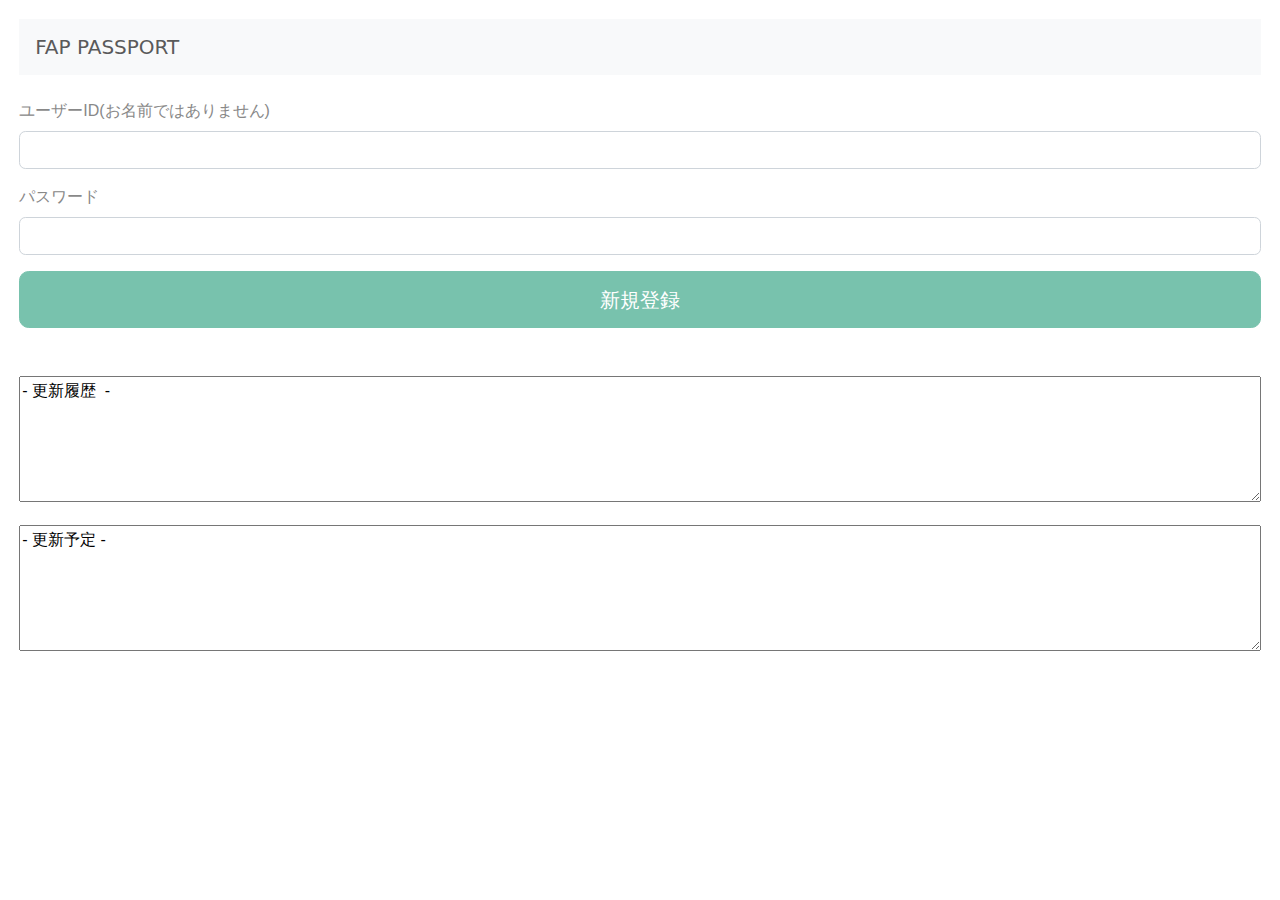
<file: index.html>
<!DOCTYPE html>
<html xmlns="http://www.w3.org/1999/xhtml">

<head>
    <meta name="apple-mobile-web-app-capable" content="yes">
    <meta name="apple-mobile-web-app-status-bar-style" content="white">
    <meta name="apple-mobile-web-app-title" content="FAP Passport">
    <link rel="apple-touch-icon" href="/revealweb-144.png" sizes="144x144">
    <meta charset="utf-8">
    <meta name="viewport" content="width=device-width,initial-scale=1.0" />
    <link rel="manifest" type="text/css" href="manifest.json" />
    <link rel="stylesheet" type="text/css" href="bootstrap.min.css" />
    <link rel="stylesheet" type="text/css" href="custom.css" />
    <title>FAP Passport</title>
    <script src="jquery-2.2.4.min.js"></script>
    <script src="javaScript/indexedDB.js"></script>
    <script src="javaScript/login.js"></script>
    <script>
        console.log('loading serviceworker');
        if ('serviceWorker' in navigator) {
            navigator.serviceWorker.register("./serviceworker.js");
        }
    </script>
</head>

<body>
    <nav class="navbar navbar-expand-lg navbar-light bg-light">
        <a class="navbar-brand" href="#">FAP PASSPORT</a>
    </nav>
    <br />
    <div class="form-group">
        <label for="InputUserID">ユーザーID(お名前ではありません)</label>
        <input type="text" id="txtUserID" class="form-control">
    </div>
    <div class="form-group">
        <label for="InputUserPass">パスワード</label>
        <input type="text" id="txtPass" class="form-control">
    </div>
    <button id="signin" class="btn btn-primary btn-lg btn-block" onclick="clickLoginButton()">ログイン</button>
    <button id="signup" class="btn btn-primary btn-lg btn-block"
        onclick="location.href='./HTML/newlogin.html'">新規登録</button>
    <br>
    <br>
    <div>
        <p>
            <textarea rows="5" style="width:100%">- 更新履歴  - </textarea>
        </p>
        <p>
            <textarea rows="5" style="width:100%">- 更新予定 - </textarea>
        </p>
    </div>
    <br>
</body>

</html>
</file>
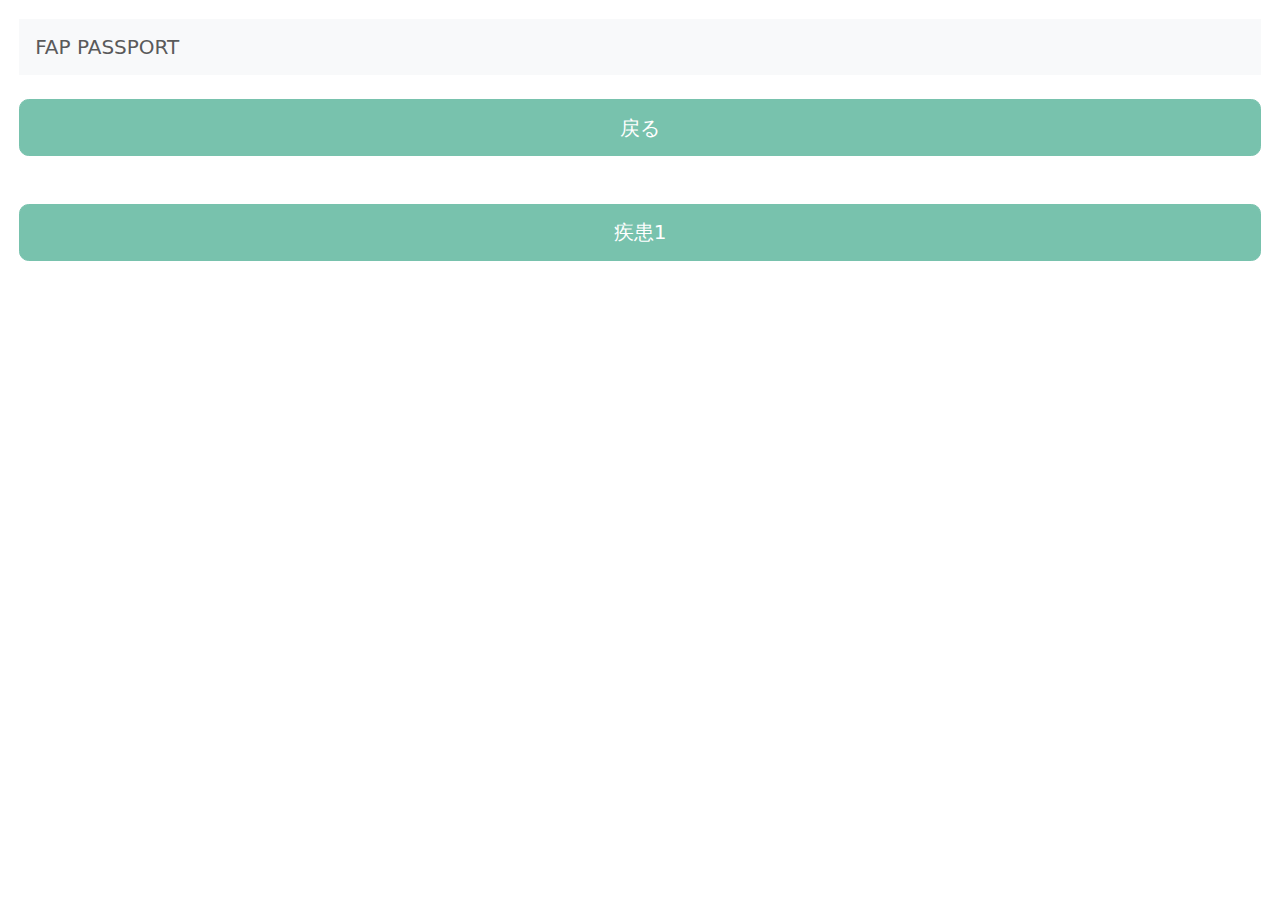
<file: clinic/clinicalData.html>
<!DOCTYPE html>
<html xmlns="http://www.w3.org/1999/xhtml">

<head>
    <meta charset="utf-8">
    <meta name="viewport" content="width=device-width,initial-scale=1.0" />
    <link rel="stylesheet" type="text/css" href="../bootstrap.min.css" />
    <link rel="stylesheet" type="text/css" href="../custom.css" />
    <title>FAP Passport</title>
</head>

<body>
    <nav class="navbar navbar-expand-lg navbar-light bg-light">
        <a class="navbar-brand" href="../HTML/menu.html">FAP PASSPORT</a>
    </nav>
    <br />
    <button class="btn btn-primary btn-lg btn-block" onclick="location.href='../HTML/menu.html'">戻る</button>
    <br />
    <br />

    <div class="clinicalData">
        <button id="clinic1" class="btn btn-primary btn-lg btn-block"
            onclick="location.href='clinic1.html'">疾患1</button>
    </div>
</body>

</html>
</file>
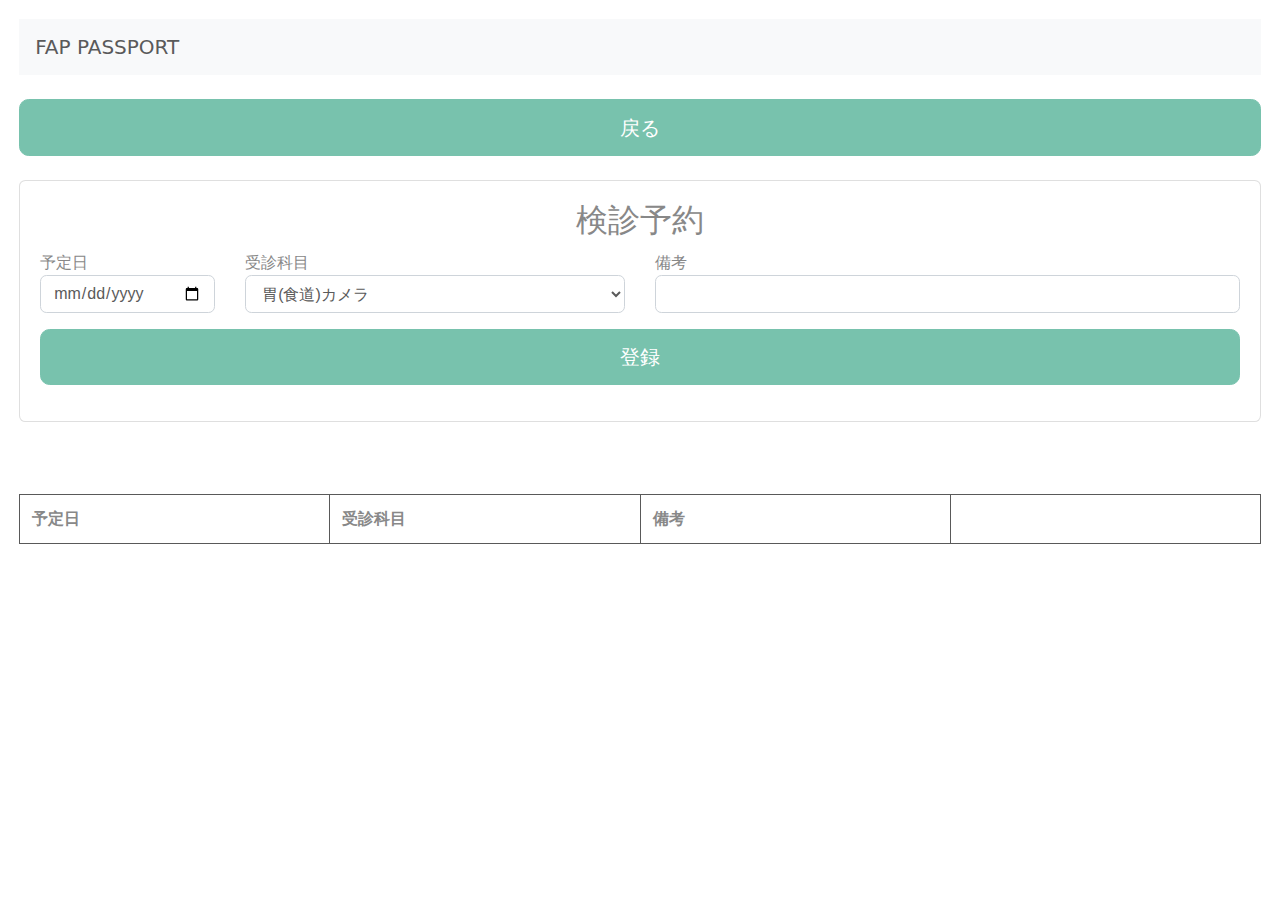
<file: HTML/appointment.html>
<!DOCTYPE html>
<html xmlns="http://www.w3.org/1999/xhtml">

<head>
    <meta charset="utf-8">
    <meta name="viewport" content="width=device-width,initial-scale=1.0" />
    <link rel="stylesheet" type="text/css" href="../bootstrap.min.css" />
    <link rel="stylesheet" type="text/css" href="../custom.css" />
    <title>FAP Passport</title>
    <script src="../jquery-2.2.4.min.js"></script>
    <script src="../javaScript/indexedDB.js"></script>
    <script src="../javaScript/appointment.js"></script>
    <script src="../javaScript/checkAppointment.js"></script>
</head>

<body>
    <nav class="navbar navbar-expand-lg navbar-light bg-light">
        <a class="navbar-brand" href="menu.html">FAP PASSPORT</a>
    </nav>
    <br />
    <button class="btn btn-primary btn-lg btn-block" onclick="location.href='menu.html'">戻る</button>
    <br>
    <div class="card">
        <div class="card-body">
            <h2 class="card-title" style="text-align: center">検診予約</h2>
            <div class="row">
                <div class="form-group col-lg-2">
                    予定日
                    <input type="date" id="txtDate" class="form-control" />
                </div>
                <div class="form-group col-lg-4" id="RblExamination">
                    受診科目
                    <select id="Examination" class="form-control" name="type">
                        <option id="RblExamination1" value="胃(食道)カメラ">胃(食道)カメラ</option>
                        <option id="RblExamination2" value="大腸カメラ">大腸カメラ</option>
                        <option id="RblExamination3" value="腹部エコー">腹部エコー</option>
                        <option id="RblExamination4" value="腹部CT">腹部CT</option>
                        <option id="RblExamination5" value="マンモグラフィー">マンモグラフィー</option>
                        <option id="RblExamination6" value="腎エコー">腎エコー</option>
                        <option id="RblExamination7" value="その他">その他</option>
                    </select>
                </div>
                <div class="form-group col-lg-6">
                    備考
                    <input type="text" id="txtdetail" class="form-control" />
                </div>
            </div>
            <div class="row">
                <div class="form-group col-lg-12" id="btn_update">
                    <button class="btn btn-primary btn-lg btn-block" id="submit"
                        onclick="appointmentRegistration()">登録</button>
                </div>
            </div>
        </div>
    </div>
    <br />

    <form>
        <br />
        <br />
        <div class="table_center">
            <table id="Table1" class="table table-hover">
                <tr>
                    <th>予定日</th>
                    <th>受診科目</th>
                    <th>備考</th>
                    <th></th>
                </tr>
            </table>
        </div>
    </form>
</body>

</html>
</file>
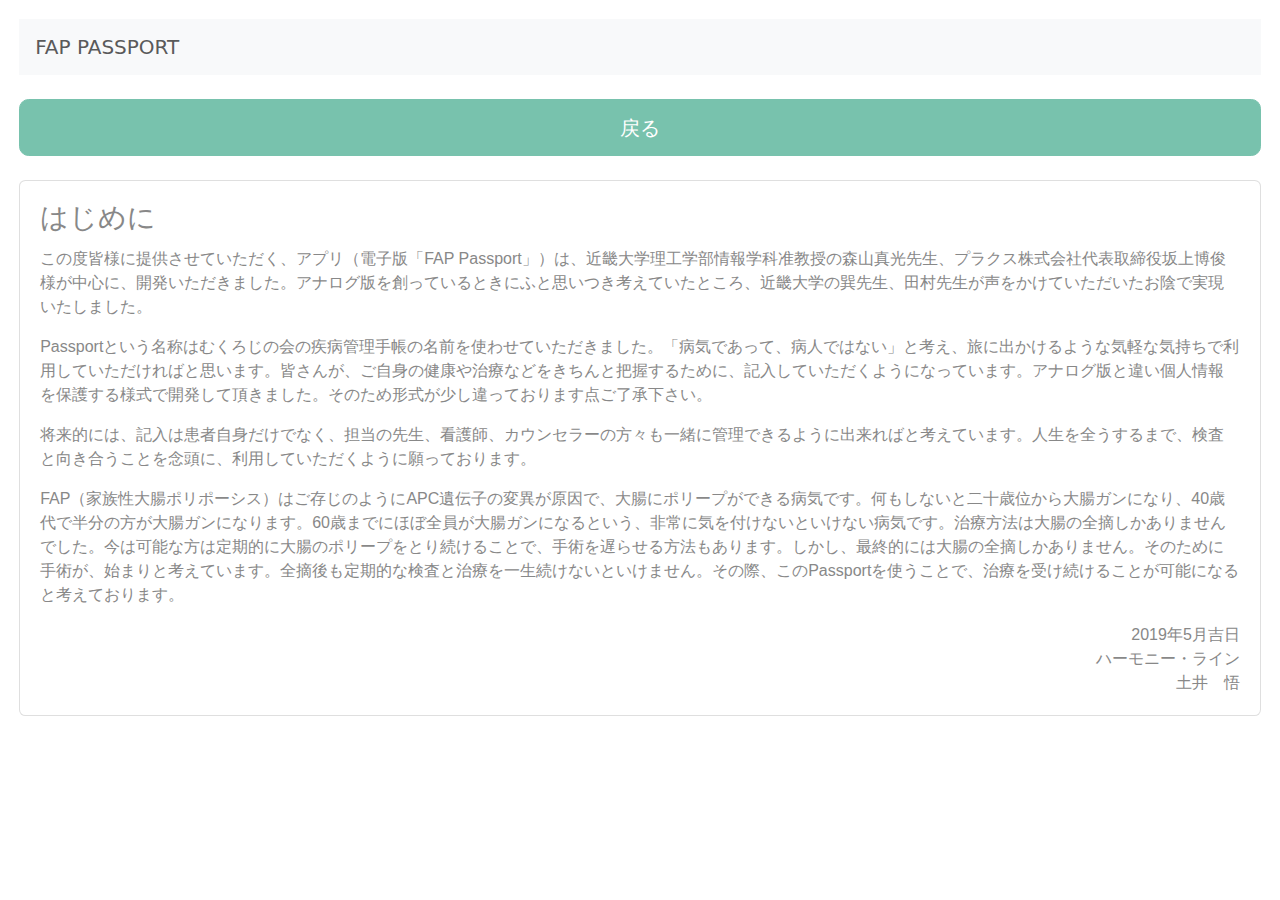
<file: HTML/apps.html>
<!DOCTYPE html>
<html xmlns="http://www.w3.org/1999/xhtml">

<head>
    <meta charset="utf-8">
    <meta name="viewport" content="width=device-width,initial-scale=1.0" />
    <link rel="stylesheet" type="text/css" href="../bootstrap.min.css" />
    <link rel="stylesheet" type="text/css" href="../custom.css" />
    <title>FAP Passport</title>
</head>

<body>
    <nav class="navbar navbar-expand-lg navbar-light bg-light">
        <a class="navbar-brand" href="menu.html">FAP PASSPORT</a>
    </nav>

    <br />
    <button class="btn btn-primary btn-lg btn-block" onclick="location.href='menu.html'">戻る</button>
    <br>
    <div class="card">
        <div class="card-body">
            <h3 class="card-title">はじめに</h3>
            <p class="card-text">
                この度皆様に提供させていただく、アプリ（電子版「FAP Passport」）は、近畿大学理工学部情報学科准教授の森山真光先生、プラクス株式会社代表取締役坂上博俊様が中心に、開発いただきました。アナログ版を創っているときにふと思いつき考えていたところ、近畿大学の巽先生、田村先生が声をかけていただいたお陰で実現いたしました。
            </p>
            <p class="card-text">
                Passportという名称はむくろじの会の疾病管理手帳の名前を使わせていただきました。「病気であって、病人ではない」と考え、旅に出かけるような気軽な気持ちで利用していただければと思います。皆さんが、ご自身の健康や治療などをきちんと把握するために、記入していただくようになっています。アナログ版と違い個人情報を保護する様式で開発して頂きました。そのため形式が少し違っております点ご了承下さい。
            </p>
            <p class="card-text">
                将来的には、記入は患者自身だけでなく、担当の先生、看護師、カウンセラーの方々も一緒に管理できるように出来ればと考えています。人生を全うするまで、検査と向き合うことを念頭に、利用していただくように願っております。
            </p>
            <p class="card-text">
                FAP（家族性大腸ポリポーシス）はご存じのようにAPC遺伝子の変異が原因で、大腸にポリープができる病気です。何もしないと二十歳位から大腸ガンになり、40歳代で半分の方が大腸ガンになります。60歳までにほぼ全員が大腸ガンになるという、非常に気を付けないといけない病気です。治療方法は大腸の全摘しかありませんでした。今は可能な方は定期的に大腸のポリープをとり続けることで、手術を遅らせる方法もあります。しかし、最終的には大腸の全摘しかありません。そのために手術が、始まりと考えています。全摘後も定期的な検査と治療を一生続けないといけません。その際、このPassportを使うことで、治療を受け続けることが可能になると考えております。
            </p>
            <p class="card-text" style="text-align: right;">
                2019年5月吉日<br />
                ハーモニー・ライン<br />
                土井　悟
            </p>
        </div>

    </div>

</html>
</file>
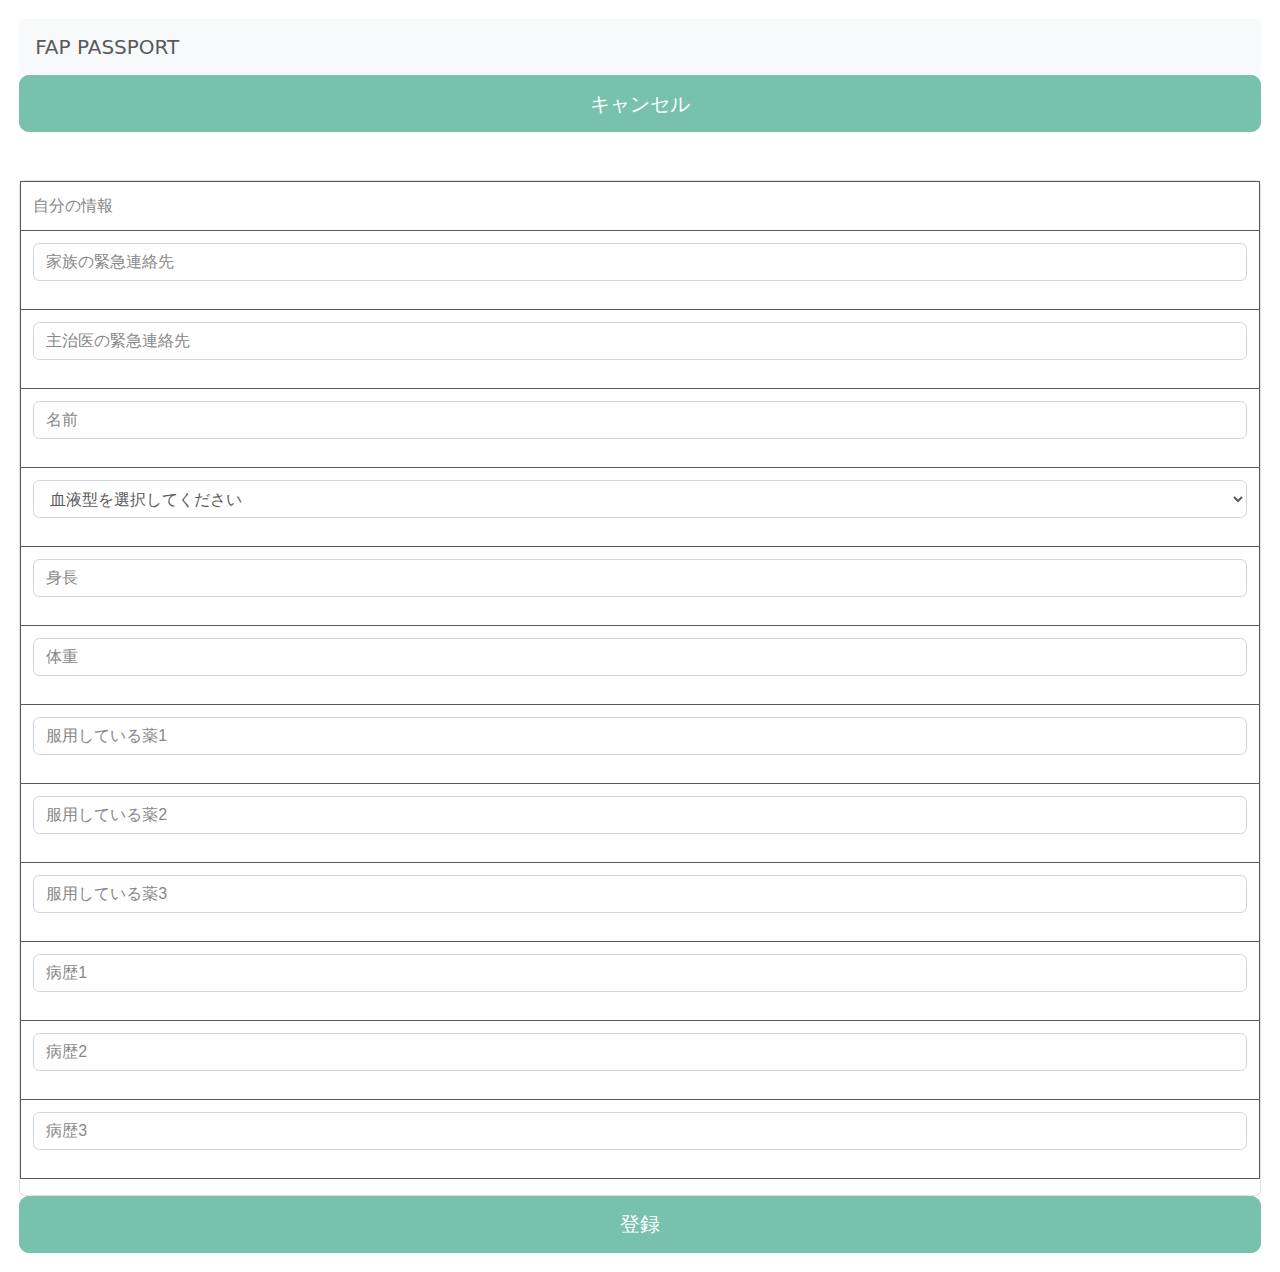
<file: HTML/editMyData.html>
<!DOCTYPE html>
<html xmlns="http://www.w3.org/1999/xhtml">

<head>
    <meta charset="utf-8">
    <meta name="viewport" content="width=device-width,initial-scale=1.0" />
    <link rel="stylesheet" type="text/css" href="../bootstrap.min.css" />
    <link rel="stylesheet" type="text/css" href="../custom.css" />
    <title>FAP Passport</title>
    <script src="../jquery-2.2.4.min.js"></script>
    <script src="../javaScript/indexedDB.js"></script>
    <script src="../javaScript/editmydata.js"></script>
</head>

<body>
    <nav class="navbar navbar-expand-lg navbar-light bg-light">
        <a class="navbar-brand" href="menu.html">FAP PASSPORT</a>
    </nav>

    <button class="btn btn-primary btn-lg btn-block" onclick="location.href='myData.html'">キャンセル</button>
    <br />
    <br />
    <form>
        <div class="card">
            <table class="table table-hover">
                <tbody>
                    <tr>
                        <td>自分の情報</td>
                    </tr>
                    <tr>
                        <td>
                            <div class="form-group">
                                <input type="text" class="form-control" placeholder="家族の緊急連絡先" id="telFam">
                            </div>
                        </td>
                    </tr>
                    <tr>
                        <td>
                            <div class="form-group">
                                <input type="text" class="form-control" placeholder="主治医の緊急連絡先" id="telAtten">
                            </div>
                        </td>
                    </tr>
                    <tr>
                        <td>
                            <div class="form-group">
                                <input type="text" class="form-control" placeholder="名前" id="txtName">
                            </div>
                        </td>
                    </tr>
                    <tr>
                        <td>
                            <div class="form-group">
                                <select class="form-control" name="blood" id="bloodType">
                                    <option value='' disabled selected style='display:none;'>血液型を選択してください</option>
                                    <option value="A">A</option>
                                    <option value="B">B</option>
                                    <option value="AB">AB</option>
                                    <option value="O">O</option>
                                </select>
                            </div>
                        </td>
                    </tr>
                    <tr>
                        <td>
                            <div class="form-group">
                                <input type="text" class="form-control" placeholder="身長" id="height">
                            </div>
                        </td>
                    </tr>
                    <tr>
                        <td>
                            <div class="form-group">
                                <input type="text" class="form-control" placeholder="体重" id="weight">
                            </div>
                        </td>
                    </tr>
                    <tr>
                        <td>
                            <div class="form-group">
                                <input type="text" class="form-control" placeholder="服用している薬1" id="medi1">
                            </div>
                        </td>
                    </tr>
                    <tr>
                        <td>
                            <div class="form-group">
                                <input type="text" class="form-control" placeholder="服用している薬2" id="medi2">
                            </div>
                        </td>
                    </tr>
                    <tr>
                        <td>
                            <div class="form-group">
                                <input type="text" class="form-control" placeholder="服用している薬3" id="medi3">
                            </div>
                        </td>
                    </tr>
                    <tr>
                        <td>
                            <div class="form-group">
                                <input type="text" class="form-control" placeholder="病歴1" id="anam">
                            </div>
                        </td>
                    </tr>
                    <tr>
                        <td>
                            <div class="form-group">
                                <input type="text" class="form-control" placeholder="病歴2" id="anam2">
                            </div>
                        </td>
                    </tr>
                    <tr>
                        <td>
                            <div class="form-group">
                                <input type="text" class="form-control" placeholder="病歴3" id="anam3">
                            </div>
                        </td>
                    </tr>
                </tbody>
            </table>
        </div>
    </form>

    <button class="btn btn-primary btn-lg btn-block" id="update">登録</button>

</body>

</html>
</file>
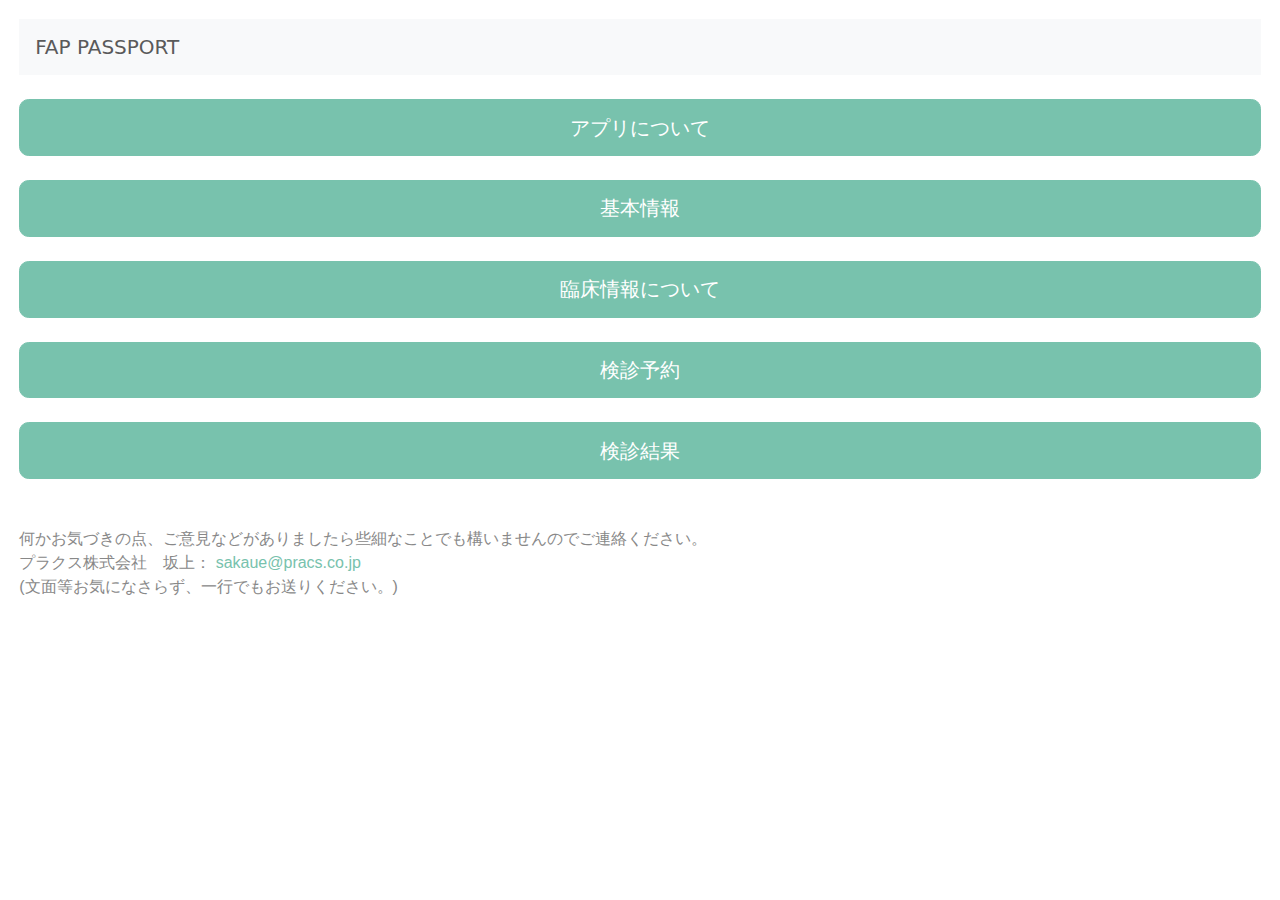
<file: HTML/menu.html>
<!DOCTYPE html>
<html xmlns="http://www.w3.org/1999/xhtml">

<head>
    <meta charset="utf-8">
    <meta name="viewport" content="width=device-width,initial-scale=1.0" />
    <link rel="stylesheet" type="text/css" href="../bootstrap.min.css" />
    <link rel="stylesheet" type="text/css" href="../custom.css" />
    <title>FAP Passport</title>
</head>

<body>
    <nav class="navbar navbar-expand-lg navbar-light bg-light">
        <a class="navbar-brand" href="menu.html">FAP PASSPORT</a>
    </nav>
    <br>
    <button id="application" class="btn btn-primary btn-lg btn-block"
        onclick="location.href='apps.html'">アプリについて</button>
    <br />
    <button id="me" class="btn btn-primary btn-lg btn-block" onclick="location.href='myData.html'">基本情報</button>
    <br />
    <button id="clinical" class="btn btn-primary btn-lg btn-block"
        onclick="location.href='../clinic/clinicalData.html'">臨床情報について</button>
    <br />
    <button id="appo" class="btn btn-primary btn-lg btn-block" onclick="location.href='appointment.html'">検診予約</button>
    <br />
    <button id="result" class="btn btn-primary btn-lg btn-block" onclick="location.href='result.html'">検診結果</button>
    <br />
    <br />
    <span>何かお気づきの点、ご意見などがありましたら些細なことでも構いませんのでご連絡ください。</span>
    <br>
    <span>プラクス株式会社　坂上：</span>
    <a href="mailto:sakaue@pracs.co.jp?subject=FAPPASSPORT(ID:hl200)">sakaue@pracs.co.jp</a>
    <br />
    <span>(文面等お気になさらず、一行でもお送りください。)</span>
</body>

</html>
</file>
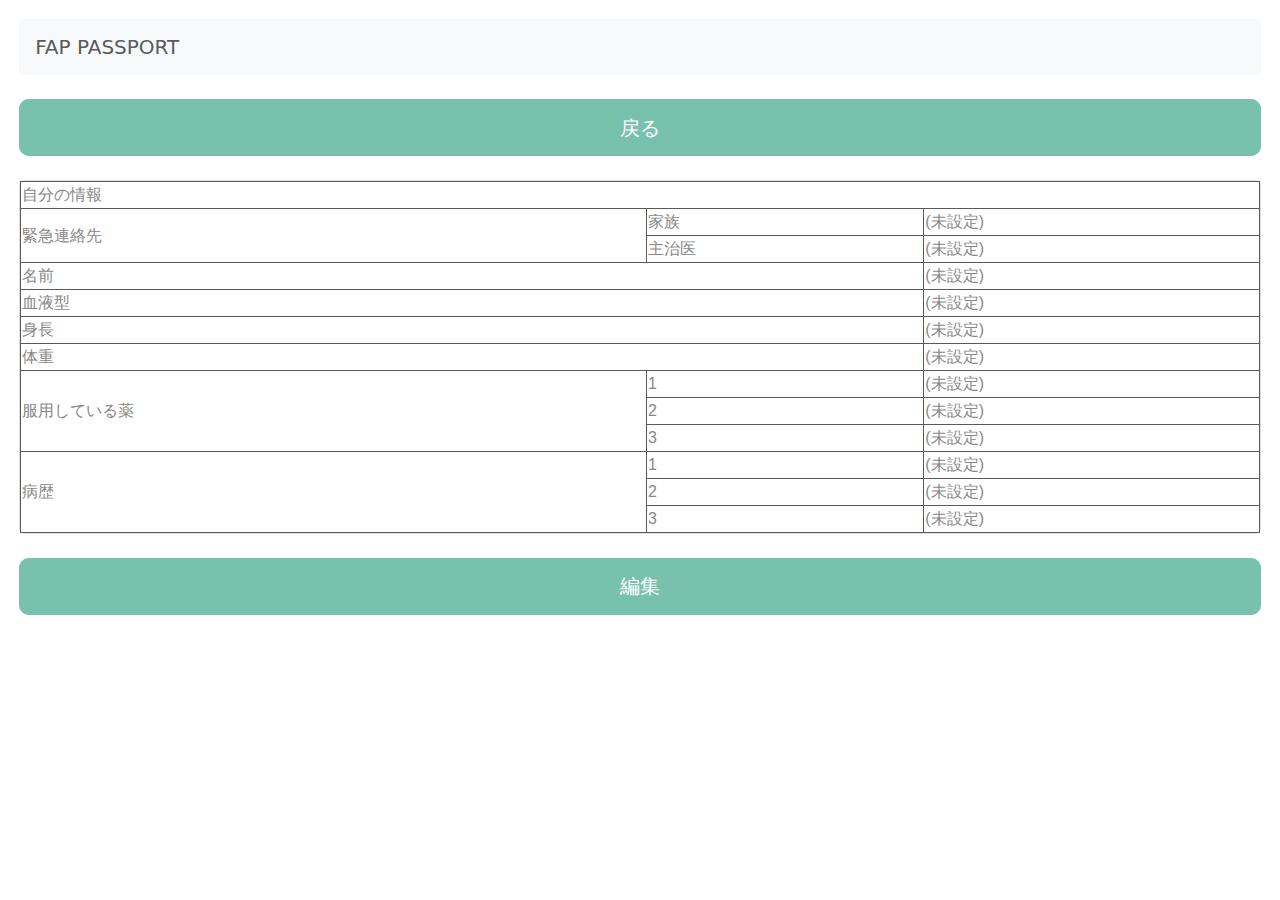
<file: HTML/myData.html>
<!DOCTYPE html>
<html xmlns="http://www.w3.org/1999/xhtml">

<head>
    <meta charset="utf-8">
    <meta name="viewport" content="width=device-width,initial-scale=1.0" />
    <link rel="stylesheet" type="text/css" href="../bootstrap.min.css" />
    <link rel="stylesheet" type="text/css" href="../custom.css" />
    <title>FAP Passport</title>
    <script src="../jquery-2.2.4.min.js"></script>
    <script src="../javaScript/indexedDB.js"></script>
    <script src="../javaScript/myData.js"></script>
</head>

<body>
    <nav class="navbar navbar-expand-lg navbar-light bg-light">
        <a class="navbar-brand" href="menu.html">FAP PASSPORT</a>
    </nav>
    <br>
    <button class="btn btn-primary btn-lg btn-block" onclick="location.href='menu.html'">戻る</button>
    <br />
    <form>
        <div class="card">
            <table clas="table table-hover">
                <tbody>
                    <tr>
                        <td colspan="3">自分の情報</td>
                    </tr>
                    <tr>
                        <td rowspan="2">緊急連絡先</td>
                        <td>家族</td>
                        <td id="telFam">(未設定)</td>
                    </tr>
                    <tr>
                        <td>主治医</td>
                        <td id="telAtten">(未設定)</td>
                    </tr>
                    <tr>
                        <td colspan="2">名前</td>
                        <td id="txtName">(未設定)</td>
                    </tr>
                    <tr>
                        <td colspan="2">血液型</td>
                        <td id="bloodType">(未設定)</td>
                    </tr>
                    <tr>
                        <td colspan="2">身長</td>
                        <td id="height">(未設定)</td>
                    </tr>
                    <tr>
                        <td colspan="2">体重</td>
                        <td id="weight">(未設定)</td>
                    </tr>
                    <tr>
                        <td rowspan="3">服用している薬</td>
                        <td>1</td>
                        <td id="medi1">(未設定)</td>
                    </tr>
                    <tr>
                        <td>2</td>
                        <td id="medi2">(未設定)</td>
                    </tr>
                    <tr>
                        <td>3</td>
                        <td id="medi3">(未設定)</td>
                    </tr>
                    <tr>
                        <td rowspan="3">病歴</td>
                        <td>1</td>
                        <td id="anam">(未設定)</td>
                    </tr>
                    <tr>
                        <td>2</td>
                        <td id="anam2">(未設定)</td>
                    </tr>
                    <tr>
                        <td>3</td>
                        <td id="anam3">(未設定)</td>
                    </tr>
                </tbody>
            </table>
        </div>
    </form>

    <br>
    <button class="btn btn-primary btn-lg btn-block" onclick="location.href='editMyData.html'">編集</button>
</body>

</html>
</file>
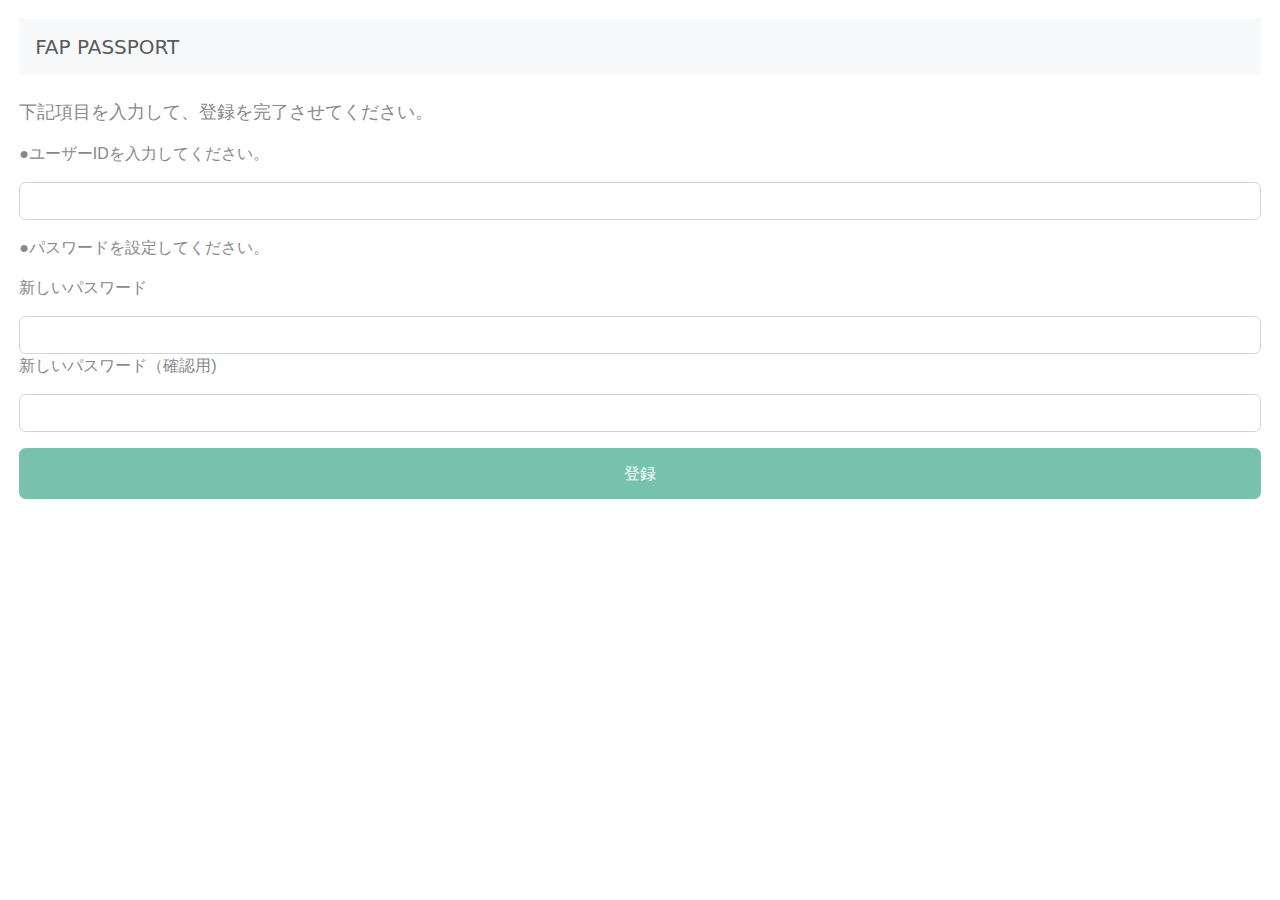
<file: HTML/newlogin.html>
<!DOCTYPE html>
<html xmlns="http://www.w3.org/1999/xhtml">

<head>
    <meta charset="utf-8">
    <meta name="viewport" content="width=device-width,initial-scale=1.0" />
    <link rel="stylesheet" type="text/css" href="../bootstrap.min.css" />
    <link rel="stylesheet" type="text/css" href="../custom.css" />
    <title>FAP Passport</title>
    <script src="../jquery-2.2.4.min.js"></script>
    <script src="../javaScript/indexedDB.js"></script>
    <script src="../javaScript/newlogin.js"></script>
</head>

<body>
    <nav class="navbar navbar-expand-lg navbar-light bg-light">
        <a class="navbar-brand" href="#">FAP PASSPORT</a>
    </nav>
    <br />

    <p style="font-size: large;">下記項目を入力して、登録を完了させてください。</p>
    <div class="form-group">
        <p>●ユーザーIDを入力してください。</p>
        <input type="text" id="userID" class="form-control" />
    </div>
    <div class="form-group">
        <p>●パスワードを設定してください。</p>
        <p>新しいパスワード</p>
        <input type="password" id="userPass" class="form-control" />
        <p>新しいパスワード（確認用)</p>
        <input type="password" id="userPassCheck" class="form-control" />
    </div>
    <div>
        <button class="btn btn-primary btn-block" id="registration">登録</button>
    </div>

</body>

</html>
</file>
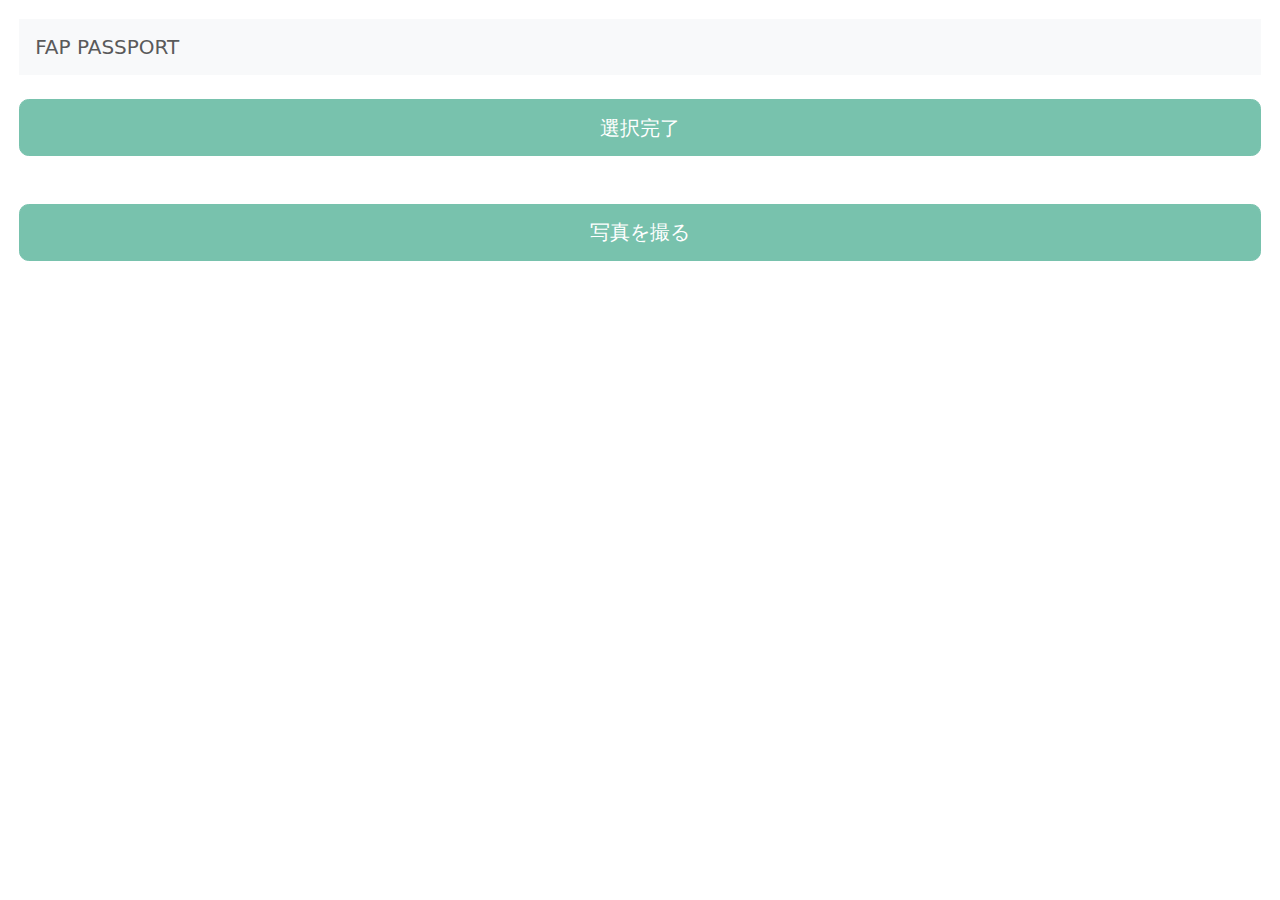
<file: HTML/previewPhoto.html>
<!DOCTYPE html>
<html>

<head>
    <meta http-equiv="content-type" ; charset="utf-8">
    <meta name="viewport" content="width=device-width,initial-scale=1.0" />
    <link rel="stylesheet" type="text/css" href="../bootstrap.min.css" />
    <link rel="stylesheet" type="text/css" href="../custom.css" />
    <title>FAP Passport</title>
    <script src="../jquery-2.2.4.min.js"></script>
    <script src="../javaScript/indexedDB.js"></script>

    <script type="text/javascript" src="../javaScript/previewPhoto.js"></script>
    <style type="text/css">
        img {
            max-width: 100%;
            height: auto;
        }
    </style>
</head>

<body>
    <nav class="navbar navbar-expand-lg navbar-light bg-light">
        <a class="navbar-brand" href="menu.html">FAP PASSPORT</a>
    </nav>

    <br />
    <button class="btn btn-primary btn-lg btn-block" onclick="location.href='result.html'">選択完了</button>
    <br>
    <div class="prevPhoto">

    </div>
    <br>
    <button class="btn btn-primary btn-lg btn-block" onclick="location.href='takephoto.html'">写真を撮る</button>
</body>

</html>
</file>
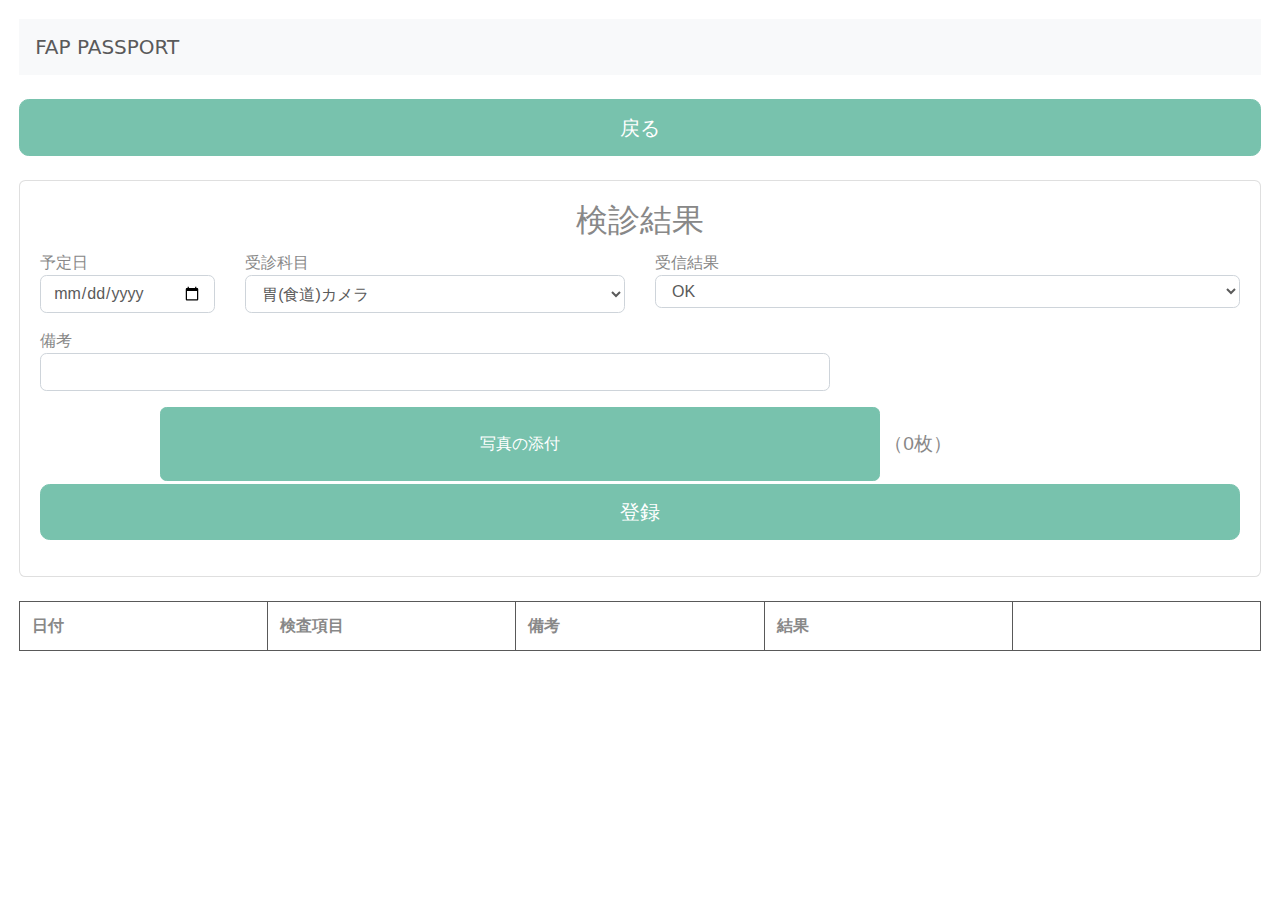
<file: HTML/result.html>
<!DOCTYPE html>
<html xmlns="http://www.w3.org/1999/xhtml">

<head>
    <meta charset="utf-8">
    <meta name="viewport" content="width=device-width,initial-scale=1.0" />
    <link rel="stylesheet" type="text/css" href="../bootstrap.min.css" />
    <link rel="stylesheet" type="text/css" href="../custom.css" />
    <title>FAP Passport</title>
    <script src="../jquery-2.2.4.min.js"></script>
    <script src="../javaScript/indexedDB.js"></script>
    <script src="../javaScript/result.js"></script>
    <script src="../javaScript/checkResult.js"></script>
</head>

<body>
    <nav class="navbar navbar-expand-lg navbar-light bg-light">
        <a class="navbar-brand" href="#" onclick="returnMenu()">FAP PASSPORT</a>
    </nav>

    <br />
    <button class="btn btn-primary btn-lg btn-block" onclick="returnMenu()">戻る</button>
    <br>
    <div class="card">
        <div class="card-body">
            <h2 class="card-title" style="text-align: center">検診結果</h2>
            <div class="row">
                <div class="form-group col-lg-2">
                    予定日
                    <input type="date" id="txtDate" class="form-control" />
                </div>
                <div class="form-group col-lg-4" id="RblExamination">
                    受診科目
                    <select id="Examination" class="form-control" name="type">
                        <option id="RblExamination1" value="胃(食道)カメラ">胃(食道)カメラ</option>
                        <option id="RblExamination2" value="大腸カメラ">大腸カメラ</option>
                        <option id="RblExamination3" value="腹部エコー">腹部エコー</option>
                        <option id="RblExamination4" value="腹部CT">腹部CT</option>
                        <option id="RblExamination5" value="マンモグラフィー">マンモグラフィー</option>
                        <option id="RblExamination6" value="腎エコー">腎エコー</option>
                        <option id="RblExamination7" value="その他">その他</option>
                    </select>
                </div>
                <div class="form-group col-lg-6" id="RblResult">
                    受信結果<br>
                    <select class="form-control" id="rblresult" name="type" size="1">
                        <option id="RblResult1" value="OK">OK</option>
                        <option id="RblResult2" value="要治療">要治療</option>
                        <option id="RblResult3" value="その他">その他</option>
                    </select>
                </div>
                <div class="form-group col-lg-8">
                    備考
                    <input type="text" id="txtdetail" class="form-control" />
                </div>
            </div>
            <div class="row">
                <div class="form-group col-lg-12">
                    <button id="movePhoto" class="btn btn-primary btn_sixty">写真の添付</button>
                    <div id="photoNumber" class="photoNumber"></div>
                    <div id="btn_update">
                        <button class="btn btn-primary btn-lg btn-block" onclick="resultRegistration()">登録</button>
                    </div>
                </div>
            </div>
        </div>
    </div>
    <br />

    <form>
        <div>
            <table id="Table1" class="table">
                <tr>
                    <th>日付</th>
                    <th>検査項目</th>
                    <th>備考</th>
                    <th>結果</th>
                    <th></th>
                </tr>
            </table>
        </div>
    </form>
</body>

</html>
</file>
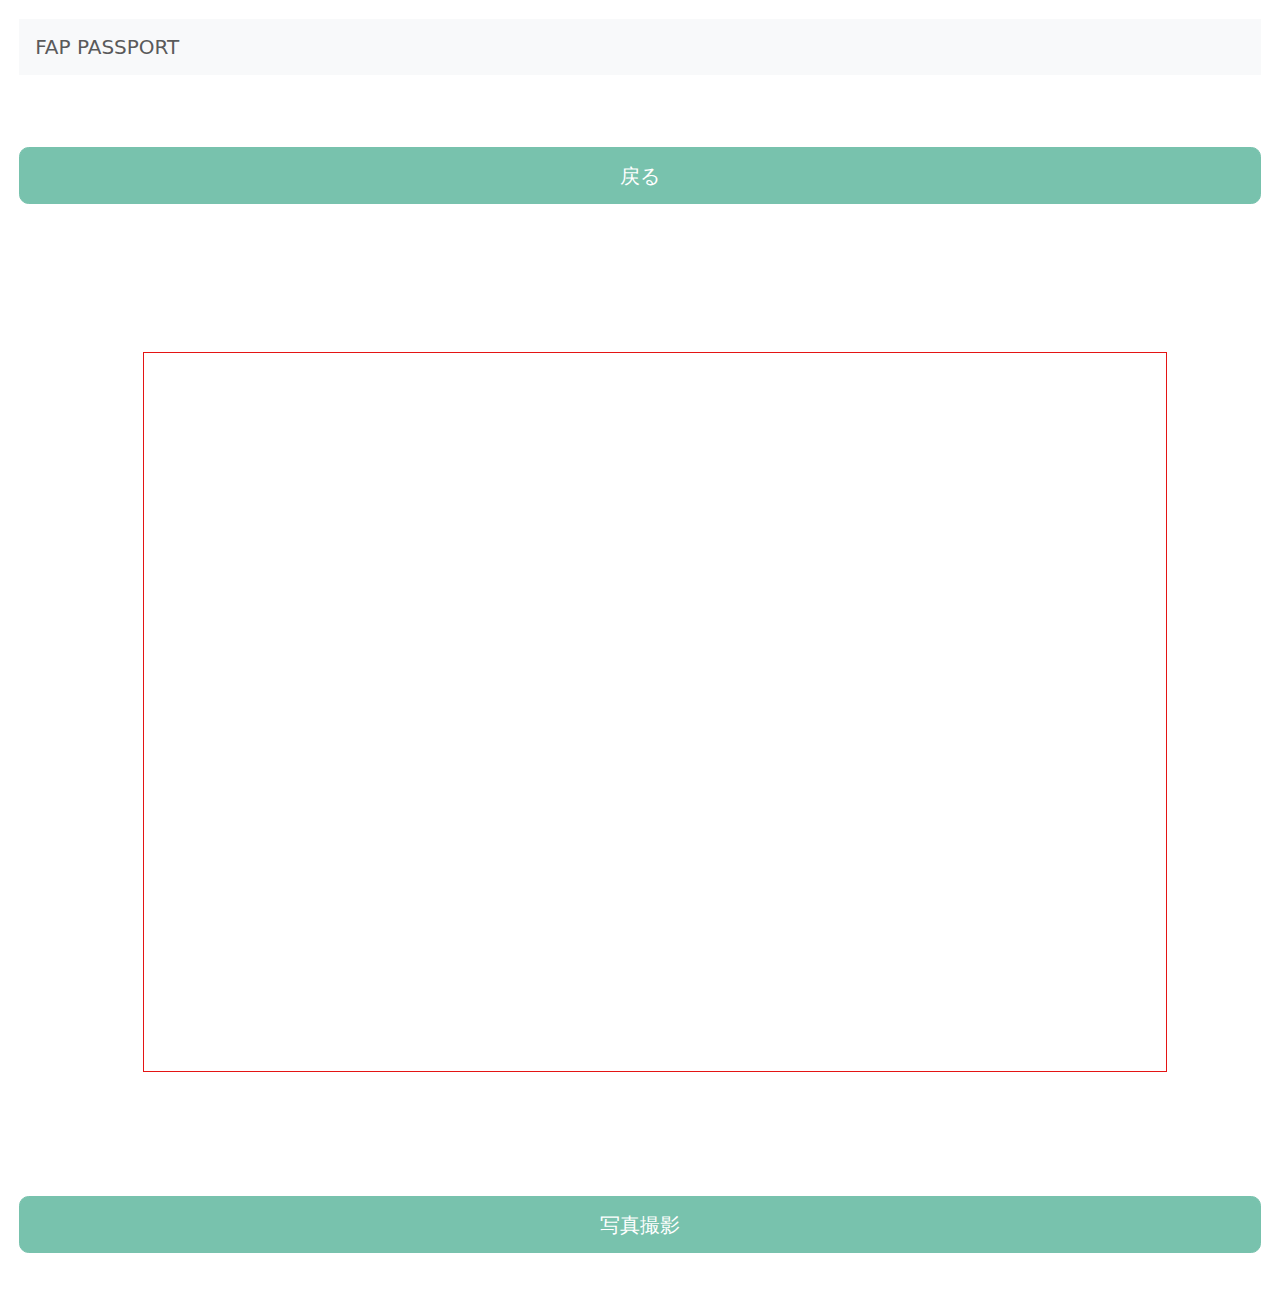
<file: HTML/takephoto.html>
<!DOCTYPE html>
<html>

<head>
    <meta http-equiv="content-type" ; charset="utf-8">
    <meta name="viewport" content="width=device-width,initial-scale=1.0" />
    <link rel="stylesheet" type="text/css" href="../bootstrap.min.css" />
    <link rel="stylesheet" type="text/css" href="../custom.css" />
    <title>FAP Passport</title>
    <script src="../jquery-2.2.4.min.js"></script>
    <script src="../javaScript/indexedDB.js"></script>

    <style type="text/css">
        img {
            max-width: 100%;
            widows: auto;
            height: auto;
        }
    </style>
</head>

<body>
    <nav class="navbar navbar-expand-lg navbar-light bg-light">
        <a class="navbar-brand" href="#">FAP PASSPORT</a>
    </nav>

    <br /><br /><br />
    <button class="btn btn-primary btn-lg btn-block" onclick="location.href='previewPhoto.html'">戻る</button>
    <br>
    <div class="video">
        <video class="myVideo" id="myVideo" autoplay="1"></video>
        <script type="text/javascript" src="../javaScript/camera.js"></script>
        <canvas id="canvas" style="display:none;"></canvas>
    </div>
    
    <div id="btn_update">
        <button id="takePhoto" class="btn btn-primary btn-lg btn-block" onclick="takePhoto()">写真撮影</button>
    </div>
    <br />
</body>

</html>
</file>
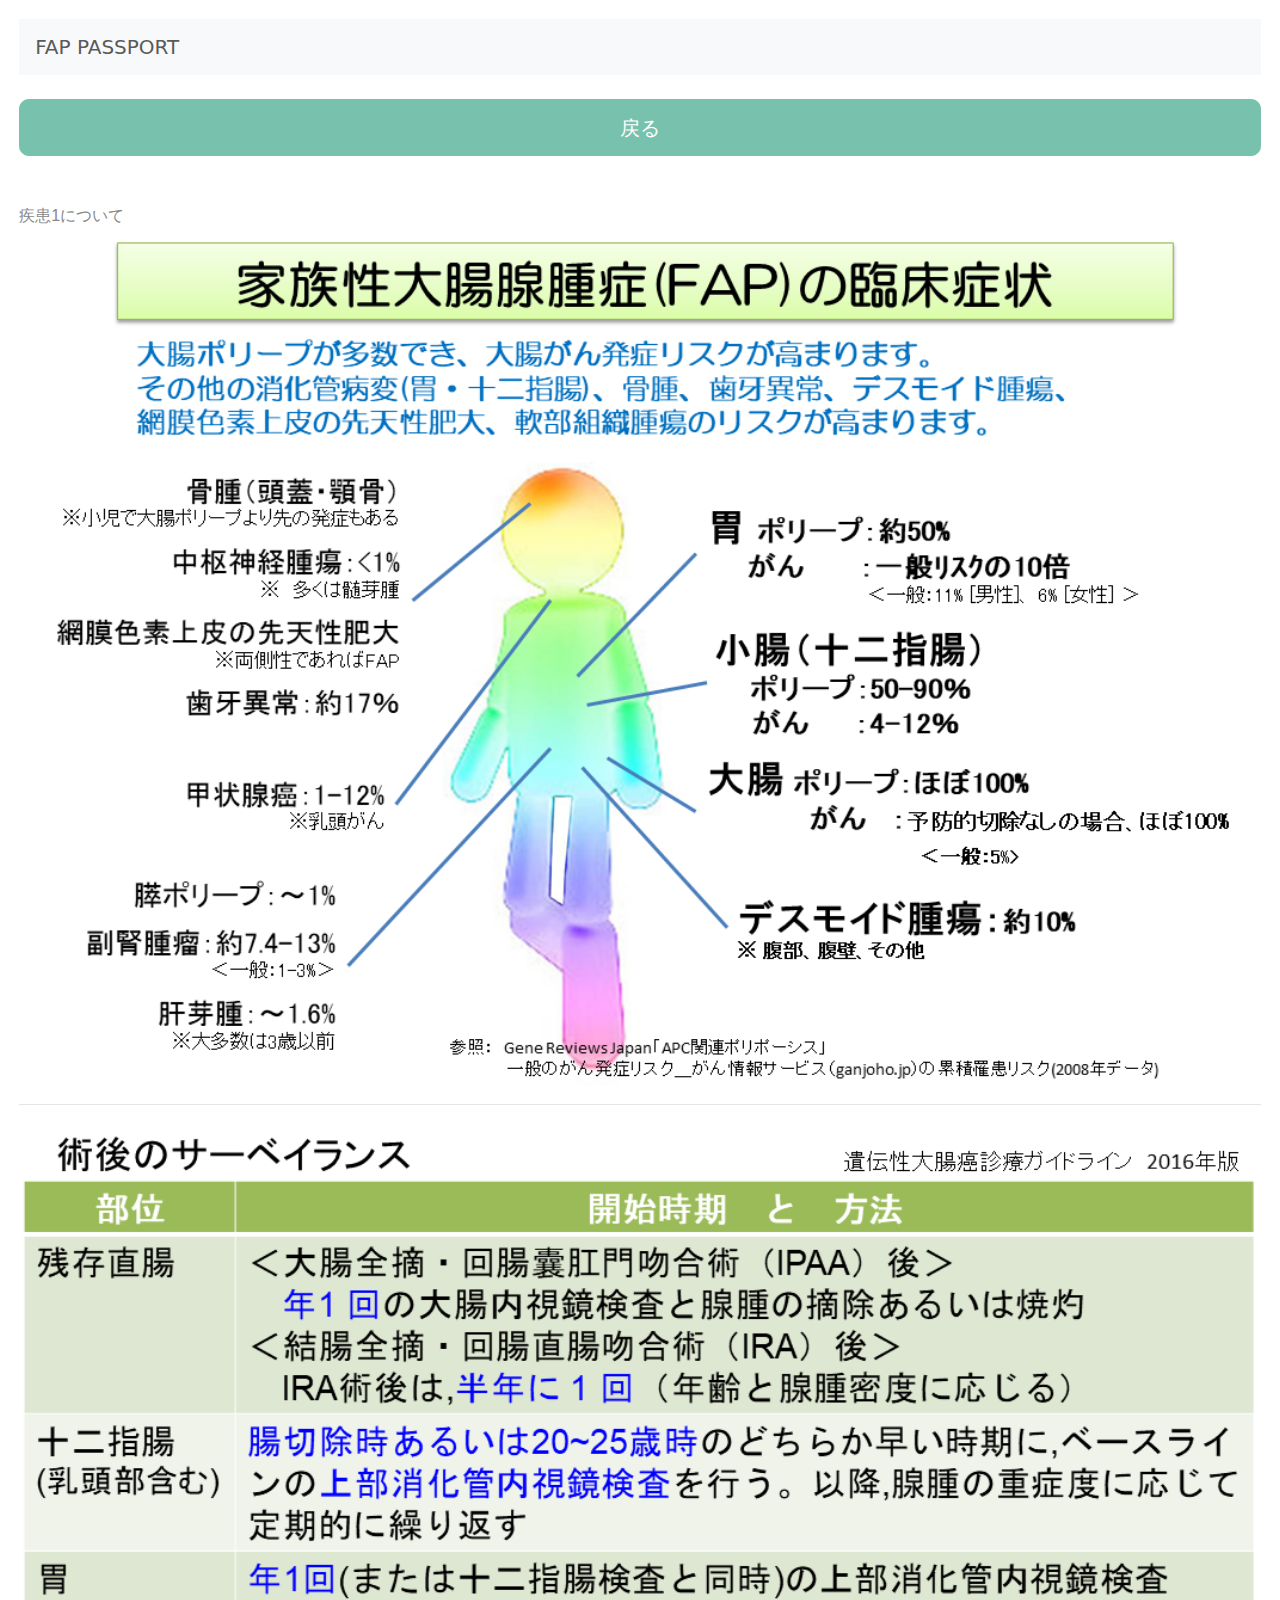
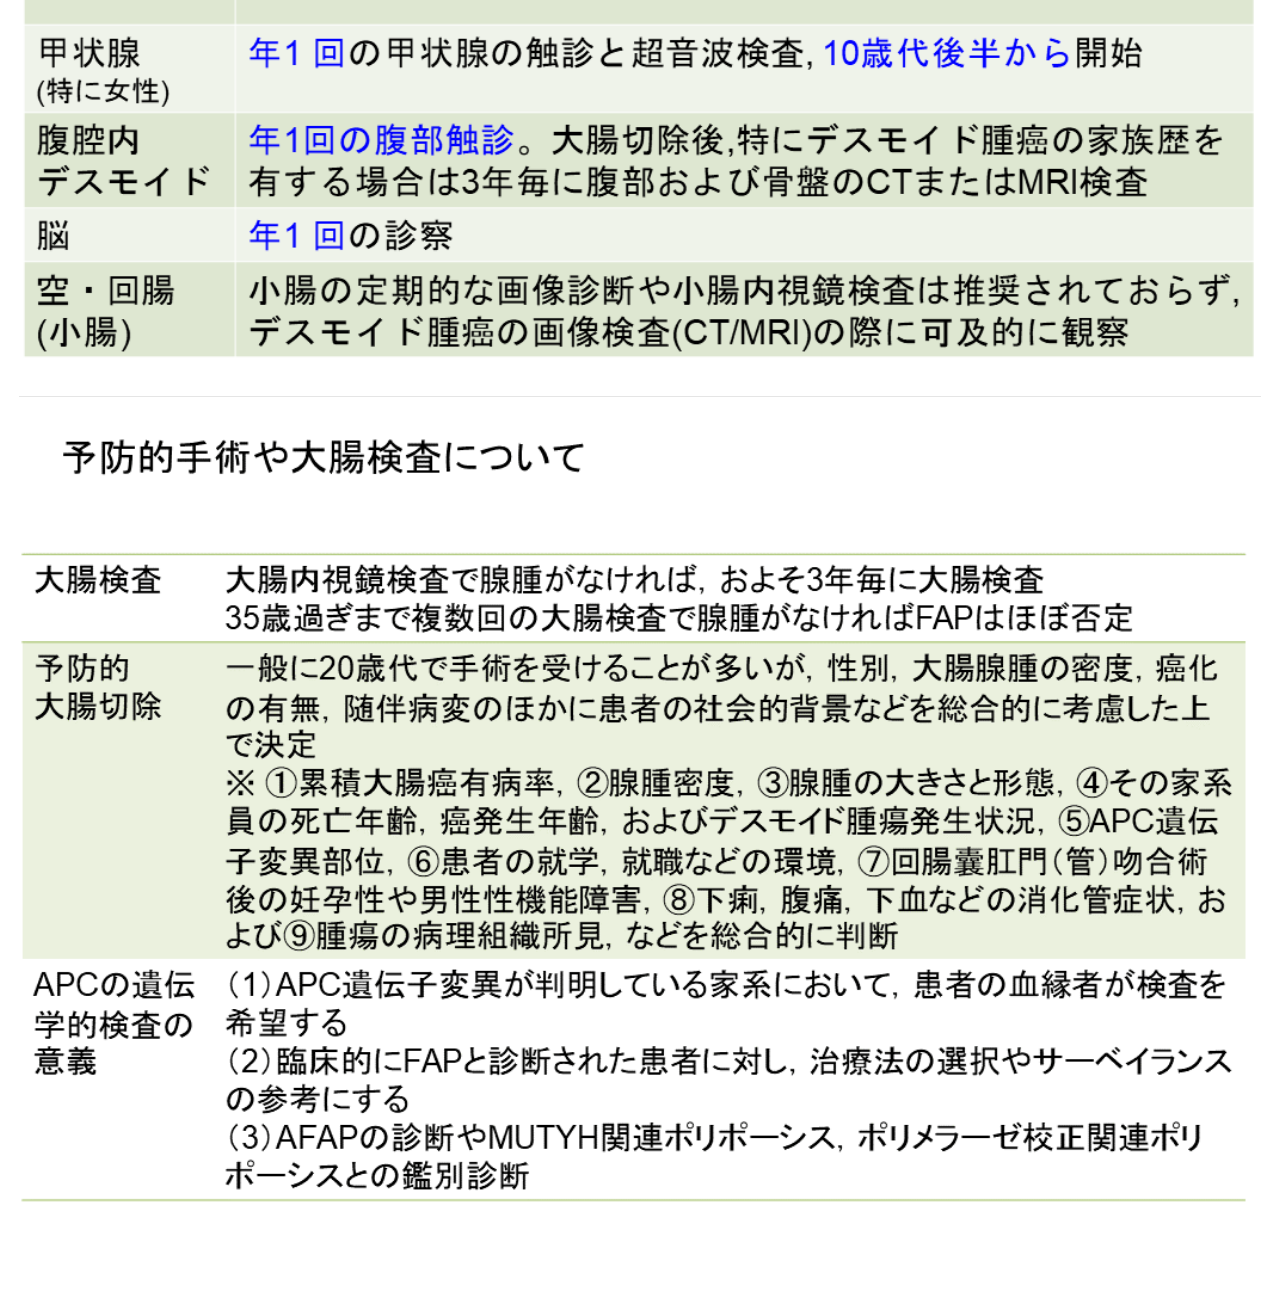
<file: clinic/clinic1/clinic1.html>
<!DOCTYPE html>
<html xmlns="http://www.w3.org/1999/xhtml">

<head>
    <meta charset="utf-8">
    <meta name="viewport" content="width=device-width,initial-scale=1.0" />
    <link rel="stylesheet" type="text/css" href="../../bootstrap.min.css" />
    <link rel="stylesheet" type="text/css" href="../../custom.css" />
    <title>FAP Passport</title>
</head>

<body>
    <nav class="navbar navbar-expand-lg navbar-light bg-light">
        <a class="navbar-brand" href="../../HTML/menu.html">FAP PASSPORT</a>
    </nav>
    <br />
    <button class="btn btn-primary btn-lg btn-block" onclick="location.href='../clinicalData.html'">戻る</button>
    <br />
    <br />

    <div class="clinicalData">
        <p1>疾患1について</p1>
        <br />
        <img id="Image1" src="shikkan1.png" />
        <hr />
        <img id="Image2" src="shikkan2.png" />
        <hr />
        <img id="Image3" src="shikkan3.png" />
    </div>
</body>

</html>
</file>
<file: custom.css>
body {
  padding: 1.5%;
}

.btn{
  padding:1%;
}

img {
  width: 100%;
}

.btn_fifty {
  margin: 2px;
  width: 48%;
  display: inline-block;
  overflow: hidden;
}

.btn_sixty{
  padding: 2%;
  margin-left: 10%;
  margin-bottom: 3px;
  text-align: center;
  width: 60%;
  display: inline-block;
  overflow: hidden;
}

table , td, th {
  border: 1px solid #595959;
  border-collapse: collapse;
  table-layout: fixed;
}

.table th{
  border-top: 1px solid #595959;
}

.table td {
  border-top: 1px solid #595959;
}

.green_color {
  background: #5cb85c; /*緑*/
}

.yellow_color {
  background: #ccc016 /*黄色*/;
}

.red_color {
  background: #f50303 /*黄色*/;
}

.video {
  border: 1px solid #e41414;
  width: 80vw;
  height: 80vh;
  margin: 10%;
}

.myVideo {
  object-fit: fill;
  width: 80vw;
  height: 80vh;
}

.cnv {
  margin: auto;
  margin-bottom: 30px;
}

.photoNumber {
  display: inline-block;
  font-size: 120%;
}
</file>
